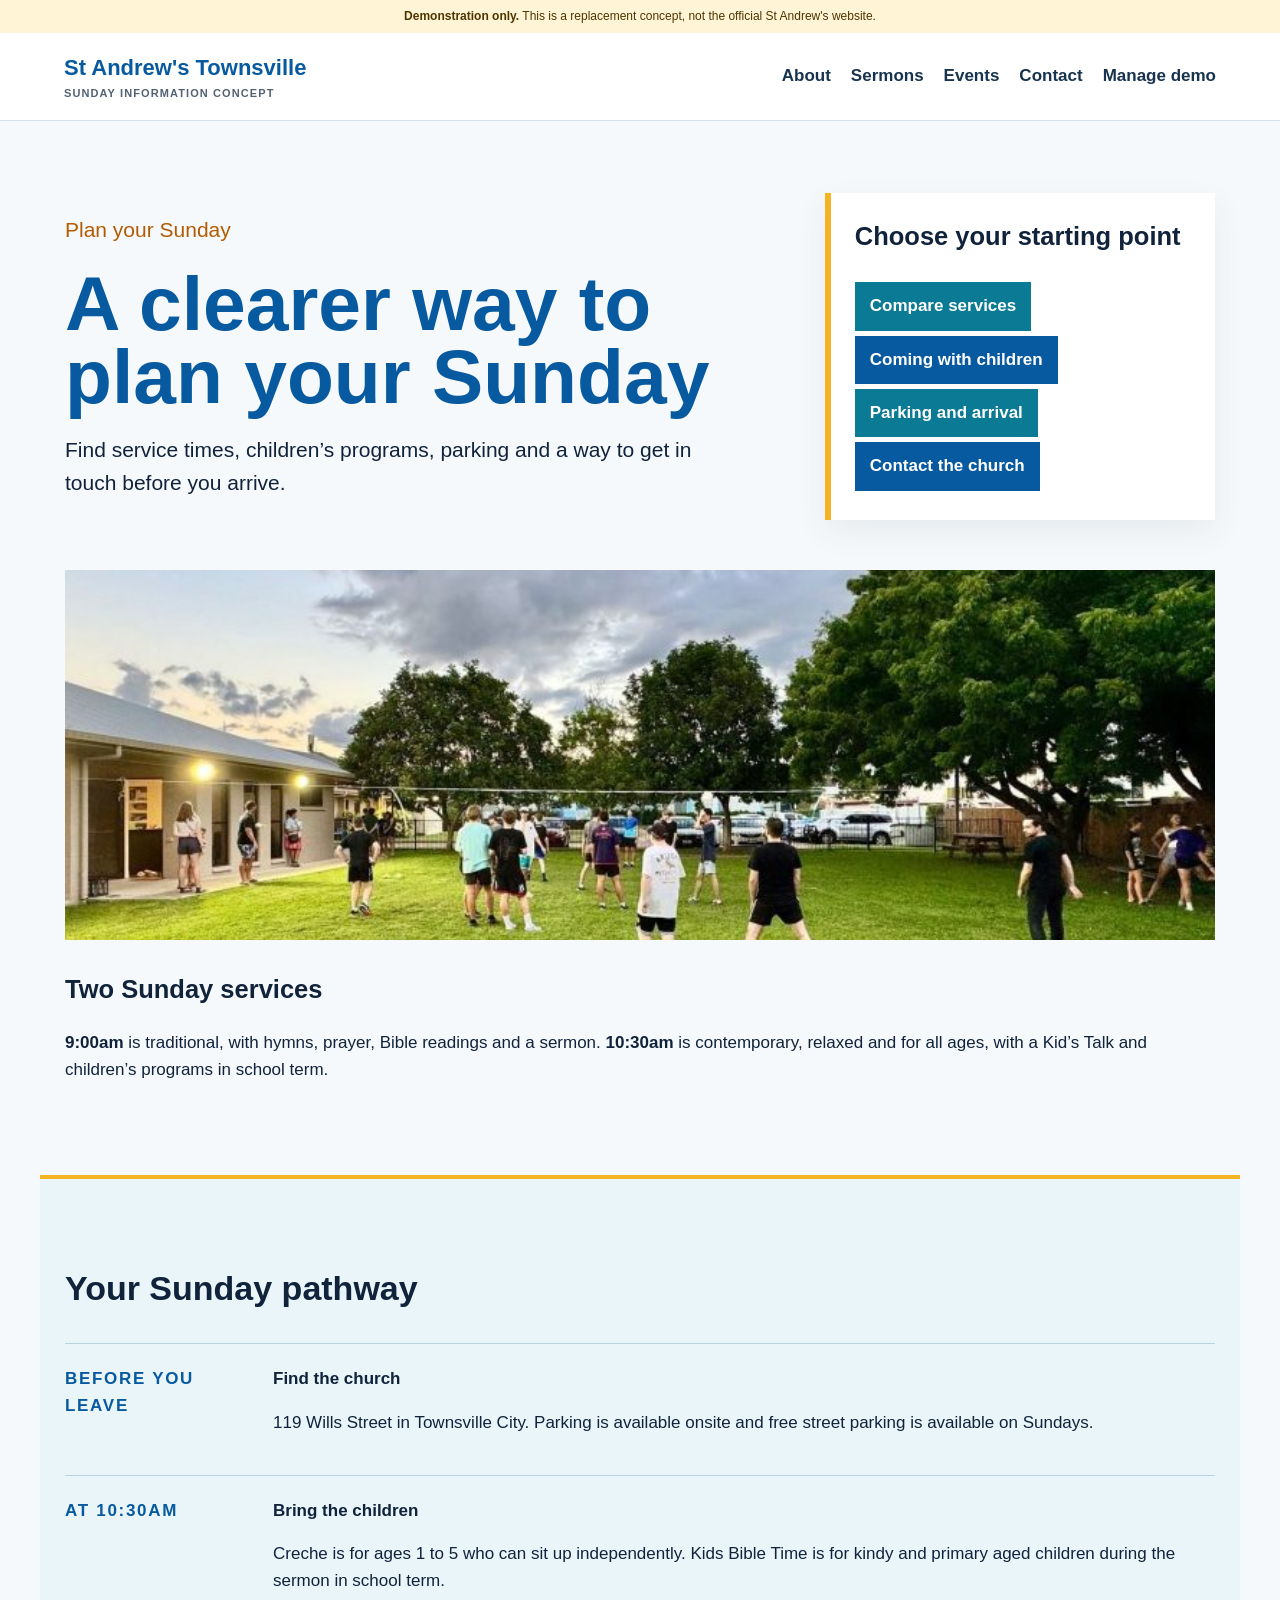
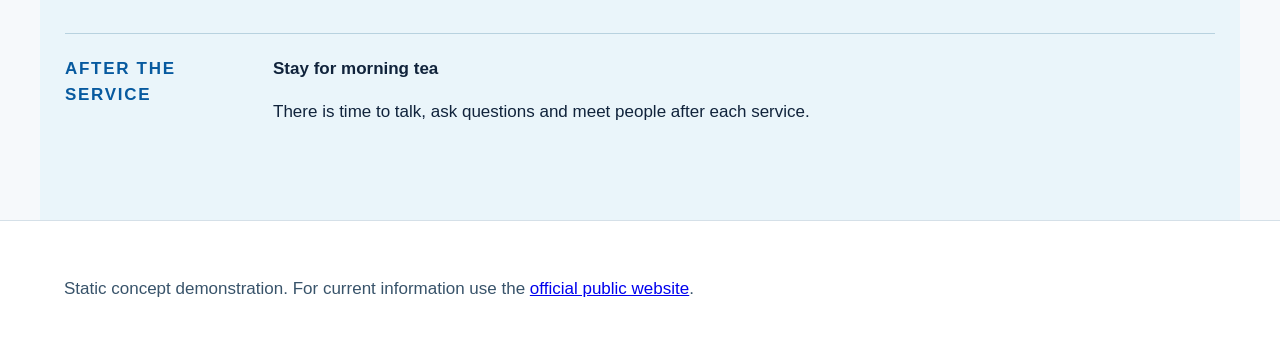
<file: index.html>
<!doctype html><html lang="en"><head><meta charset="utf-8"><meta name="viewport" content="width=device-width,initial-scale=1"><base href="./"><title>St Andrew’s Townsville | St Andrew’s modern demo</title><meta name="description" content="St Andrew’s Townsville"><meta name="robots" content="noindex,nofollow"><meta property="og:title" content="St Andrew’s Townsville | St Andrew’s modern demo"><meta property="og:description" content="St Andrew’s Townsville"><link rel="icon" href="assets/b-favicon.svg"><link rel="stylesheet" href="assets/site.css"></head><body><a class="skip" href="#content">Skip to content</a><div class="demo"><strong>Demonstration only.</strong> This is a replacement concept, not the official St Andrew's website.</div><header class="bhead"><a class="bbrand" href="index.html">St Andrew's Townsville<small>Sunday information concept</small></a><button class="bmenu" aria-controls="primary-navigation" aria-expanded="false">Menu</button><nav id="primary-navigation" class="bnav"><a href="about/index.html">About</a><a href="sermons/index.html">Sermons</a><a href="events/index.html">Events</a><a href="contact/index.html">Contact</a><a href="manage/index.html">Manage demo</a></nav></header><main id="content"><section class="mast"><div><p class="sun">Plan your Sunday</p><h1 data-headline>A clearer way to plan your Sunday</h1><p data-welcome>Find service times, children’s programs, parking and a way to get in touch before you arrive.</p></div><aside class="route"><h2>Choose your starting point</h2><a href="#services">Compare services</a><a href="#children">Coming with children</a><a href="#arrival">Parking and arrival</a><a href="contact/index.html">Contact the church</a></aside></section><section class="daylight"><img src="assets/b-gather.jpg" width="800" height="497" alt="Public church gathering image"><h2 id="services">Two Sunday services</h2><p><strong>9:00am</strong> is traditional, with hymns, prayer, Bible readings and a sermon. <strong>10:30am</strong> is contemporary, relaxed and for all ages, with a Kid’s Talk and children’s programs in school term.</p></section><section class="pathway"><h2>Your Sunday pathway</h2><div class="steps"><div class="stepno">Before you leave</div><div><strong id="arrival">Find the church</strong><p>119 Wills Street in Townsville City. Parking is available onsite and free street parking is available on Sundays.</p></div></div><div class="steps"><div class="stepno">At 10:30am</div><div><strong id="children">Bring the children</strong><p>Creche is for ages 1 to 5 who can sit up independently. Kids Bible Time is for kindy and primary aged children during the sermon in school term.</p></div></div><div class="steps"><div class="stepno">After the service</div><div><strong>Stay for morning tea</strong><p>There is time to talk, ask questions and meet people after each service.</p></div></div></section></main><footer><p>Static concept demonstration. For current information use the <a href="https://www.standrewstownsville.org.au/" target="_blank" rel="noopener">official public website</a>.</p></footer><script type="module" src="assets/app.js"></script></body></html>
</file>
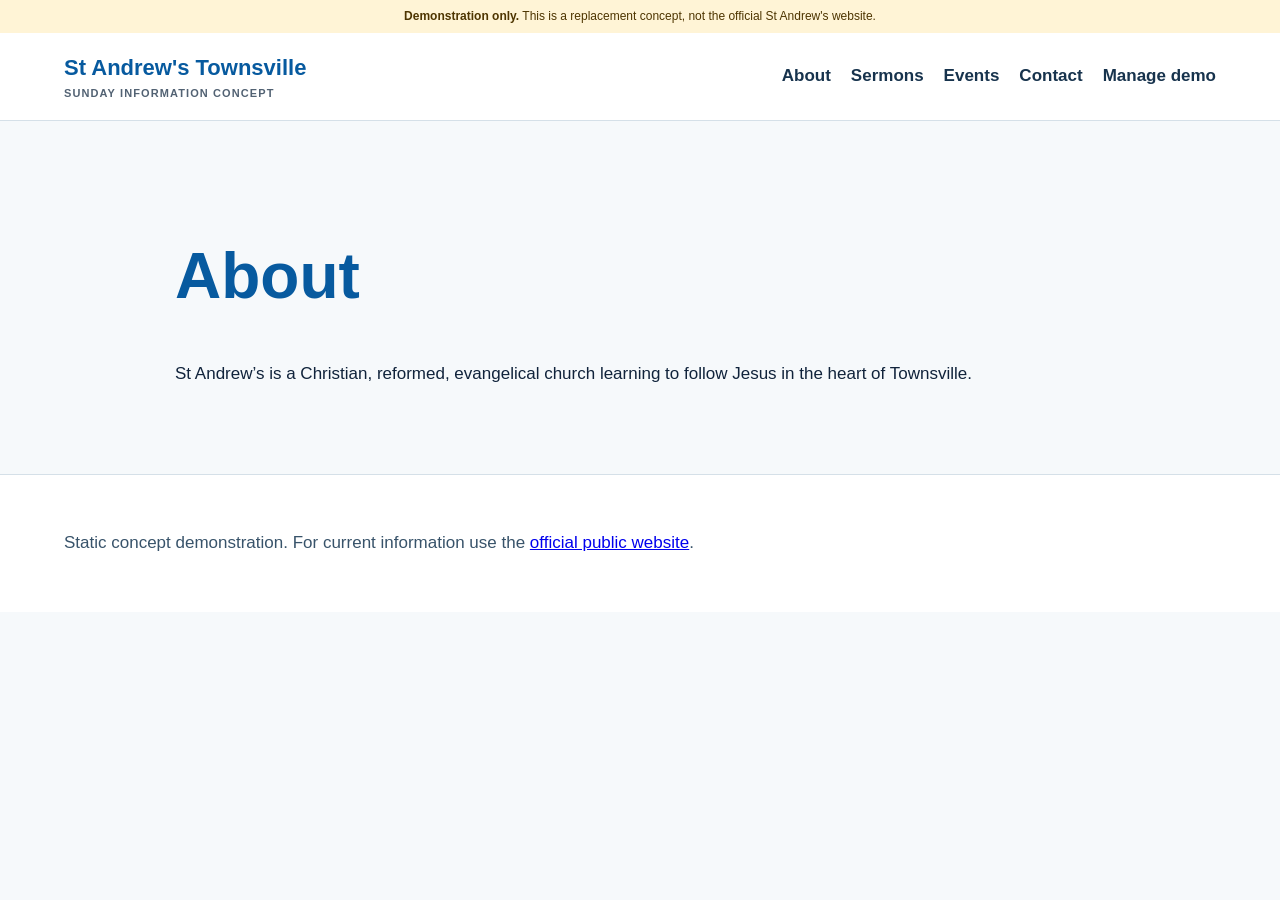
<file: about/index.html>
<!doctype html><html lang="en"><head><meta charset="utf-8"><meta name="viewport" content="width=device-width,initial-scale=1"><base href="../"><title>About | St Andrew’s modern demo</title><meta name="description" content="About"><meta name="robots" content="noindex,nofollow"><meta property="og:title" content="About | St Andrew’s modern demo"><meta property="og:description" content="About"><link rel="icon" href="assets/b-favicon.svg"><link rel="stylesheet" href="assets/site.css"></head><body><a class="skip" href="#content">Skip to content</a><div class="demo"><strong>Demonstration only.</strong> This is a replacement concept, not the official St Andrew's website.</div><header class="bhead"><a class="bbrand" href="index.html">St Andrew's Townsville<small>Sunday information concept</small></a><button class="bmenu" aria-controls="primary-navigation" aria-expanded="false">Menu</button><nav id="primary-navigation" class="bnav"><a href="about/index.html">About</a><a href="sermons/index.html">Sermons</a><a href="events/index.html">Events</a><a href="contact/index.html">Contact</a><a href="manage/index.html">Manage demo</a></nav></header><main id="content"><section class="page"><h1>About</h1><p>St Andrew’s is a Christian, reformed, evangelical church learning to follow Jesus in the heart of Townsville.</p></section></main><footer><p>Static concept demonstration. For current information use the <a href="https://www.standrewstownsville.org.au/" target="_blank" rel="noopener">official public website</a>.</p></footer><script type="module" src="assets/app.js"></script></body></html>
</file>
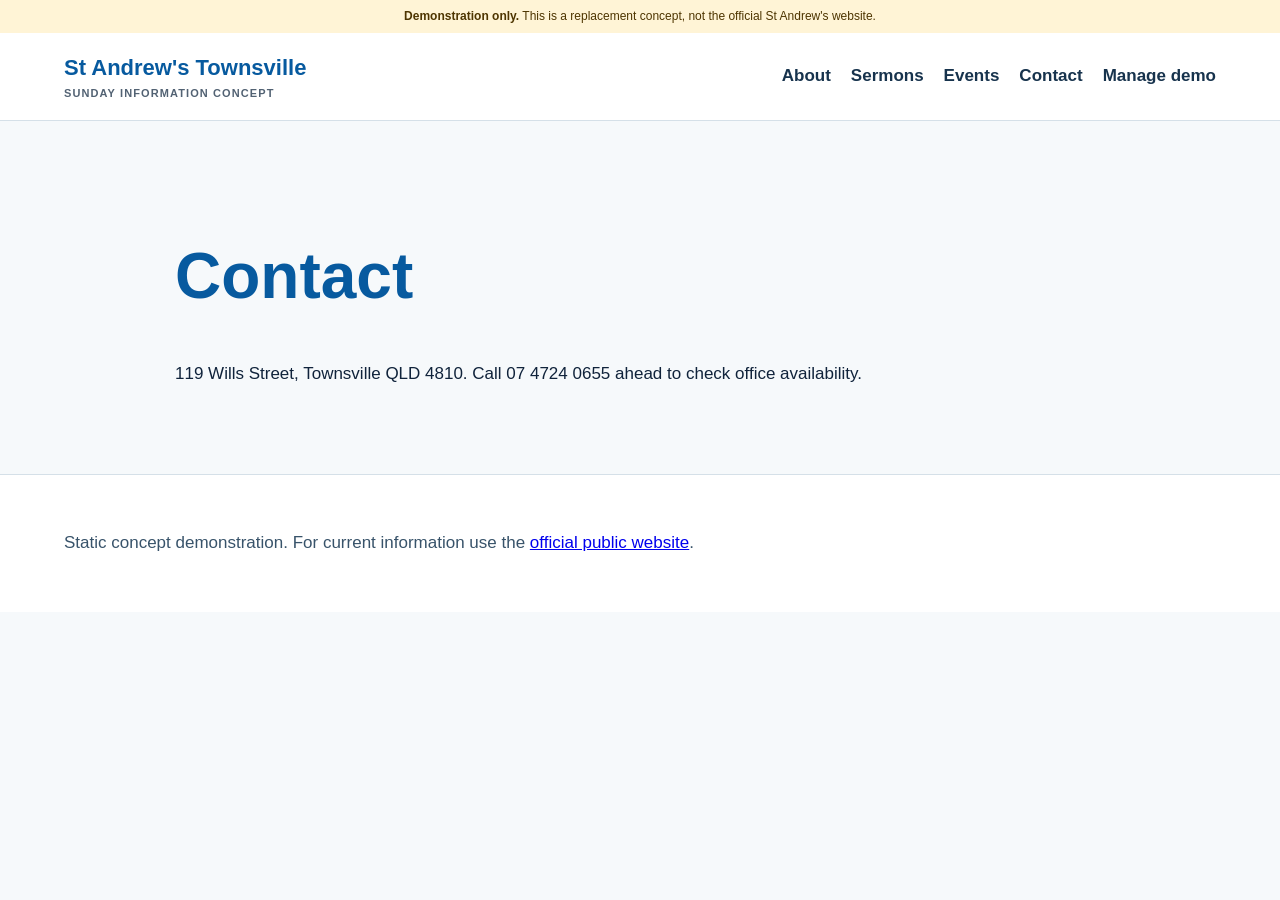
<file: contact/index.html>
<!doctype html><html lang="en"><head><meta charset="utf-8"><meta name="viewport" content="width=device-width,initial-scale=1"><base href="../"><title>Contact | St Andrew’s modern demo</title><meta name="description" content="Contact"><meta name="robots" content="noindex,nofollow"><meta property="og:title" content="Contact | St Andrew’s modern demo"><meta property="og:description" content="Contact"><link rel="icon" href="assets/b-favicon.svg"><link rel="stylesheet" href="assets/site.css"></head><body><a class="skip" href="#content">Skip to content</a><div class="demo"><strong>Demonstration only.</strong> This is a replacement concept, not the official St Andrew's website.</div><header class="bhead"><a class="bbrand" href="index.html">St Andrew's Townsville<small>Sunday information concept</small></a><button class="bmenu" aria-controls="primary-navigation" aria-expanded="false">Menu</button><nav id="primary-navigation" class="bnav"><a href="about/index.html">About</a><a href="sermons/index.html">Sermons</a><a href="events/index.html">Events</a><a href="contact/index.html">Contact</a><a href="manage/index.html">Manage demo</a></nav></header><main id="content"><section class="page"><h1>Contact</h1><p>119 Wills Street, Townsville QLD 4810. Call 07 4724 0655 ahead to check office availability.</p></section></main><footer><p>Static concept demonstration. For current information use the <a href="https://www.standrewstownsville.org.au/" target="_blank" rel="noopener">official public website</a>.</p></footer><script type="module" src="assets/app.js"></script></body></html>
</file>
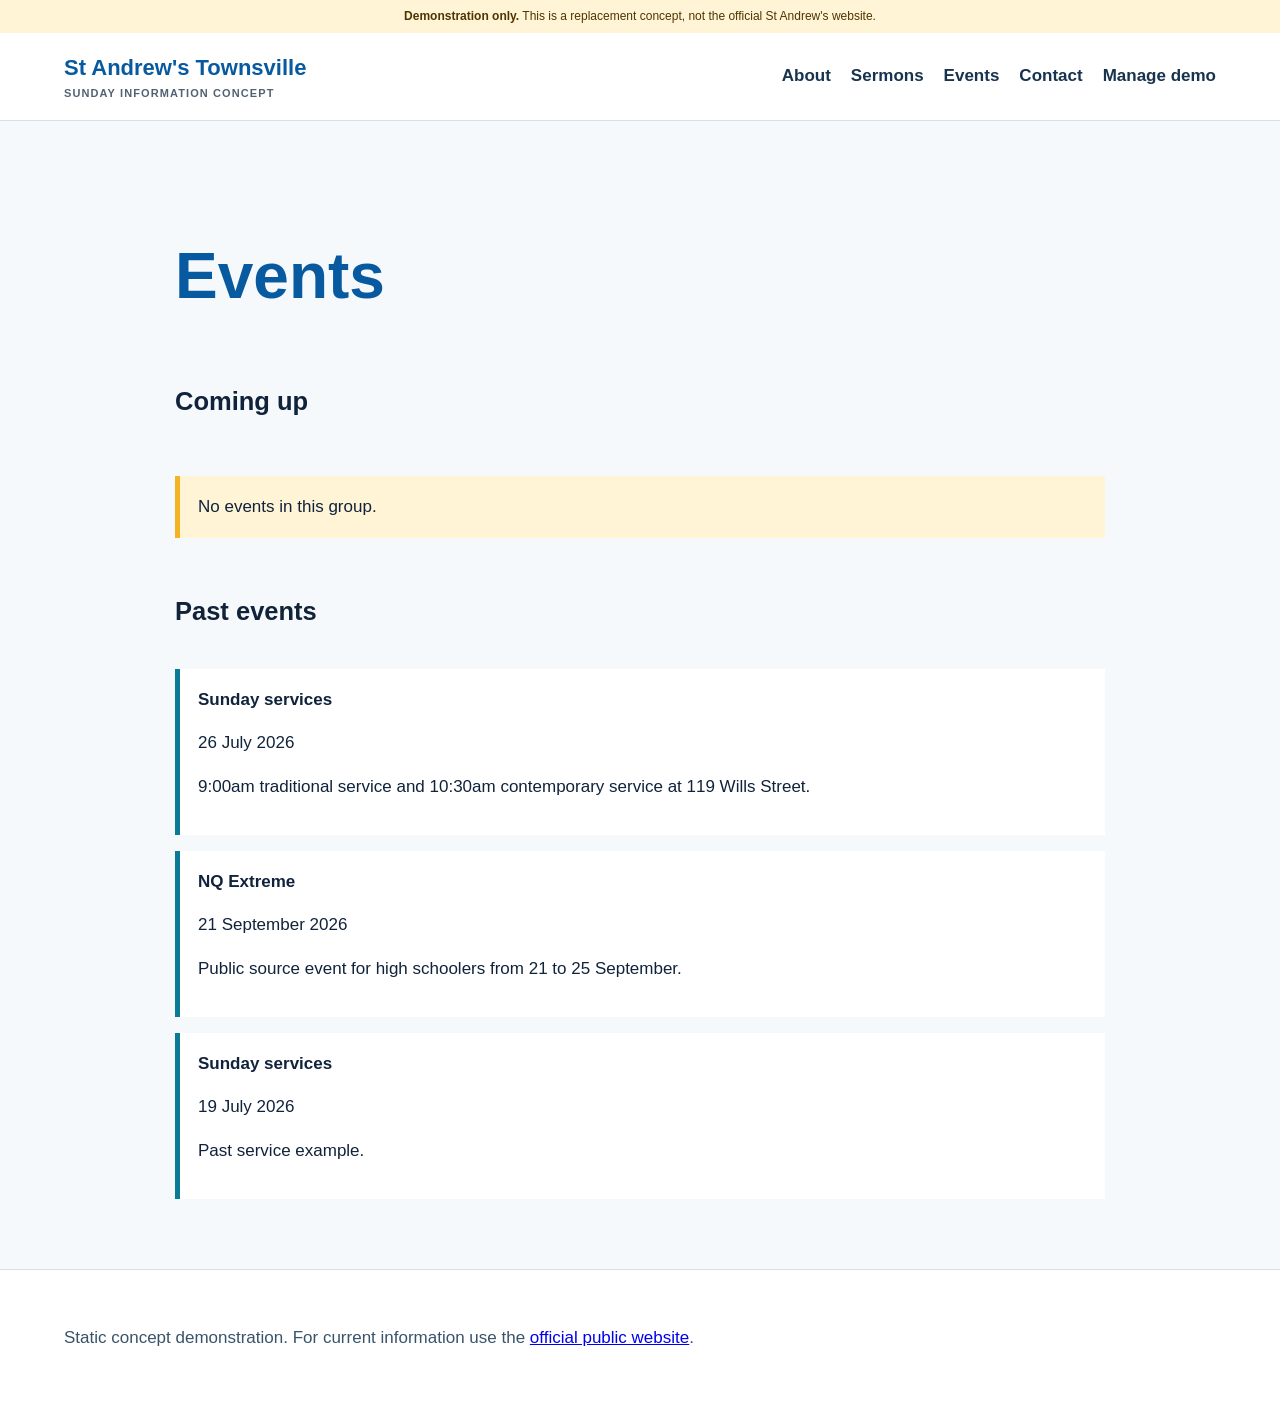
<file: events/index.html>
<!doctype html><html lang="en"><head><meta charset="utf-8"><meta name="viewport" content="width=device-width,initial-scale=1"><base href="../"><title>Events | St Andrew’s modern demo</title><meta name="description" content="Events"><meta name="robots" content="noindex,nofollow"><meta property="og:title" content="Events | St Andrew’s modern demo"><meta property="og:description" content="Events"><link rel="icon" href="assets/b-favicon.svg"><link rel="stylesheet" href="assets/site.css"></head><body><a class="skip" href="#content">Skip to content</a><div class="demo"><strong>Demonstration only.</strong> This is a replacement concept, not the official St Andrew's website.</div><header class="bhead"><a class="bbrand" href="index.html">St Andrew's Townsville<small>Sunday information concept</small></a><button class="bmenu" aria-controls="primary-navigation" aria-expanded="false">Menu</button><nav id="primary-navigation" class="bnav"><a href="about/index.html">About</a><a href="sermons/index.html">Sermons</a><a href="events/index.html">Events</a><a href="contact/index.html">Contact</a><a href="manage/index.html">Manage demo</a></nav></header><main id="content"><section class="page"><h1>Events</h1><div class="list" data-events aria-live="polite"></div></section></main><footer><p>Static concept demonstration. For current information use the <a href="https://www.standrewstownsville.org.au/" target="_blank" rel="noopener">official public website</a>.</p></footer><script type="module" src="assets/app.js"></script></body></html>
</file>
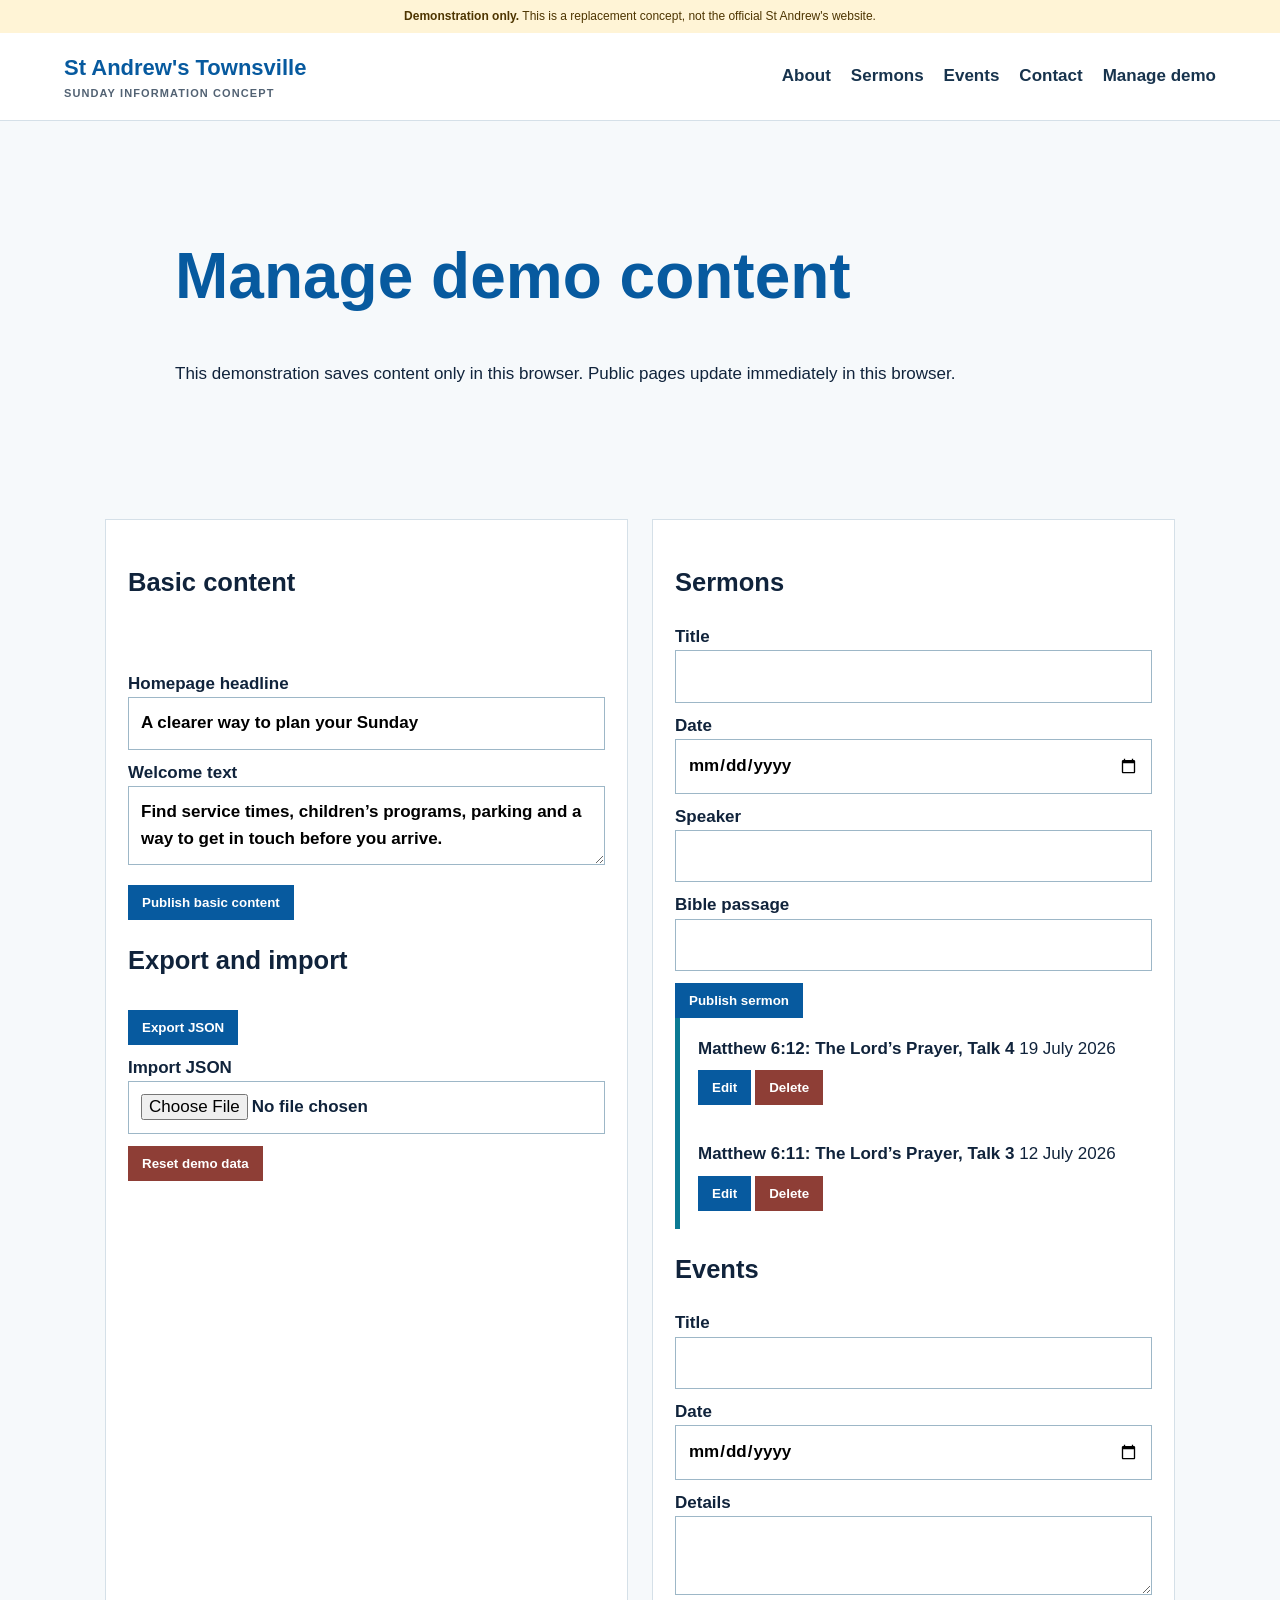
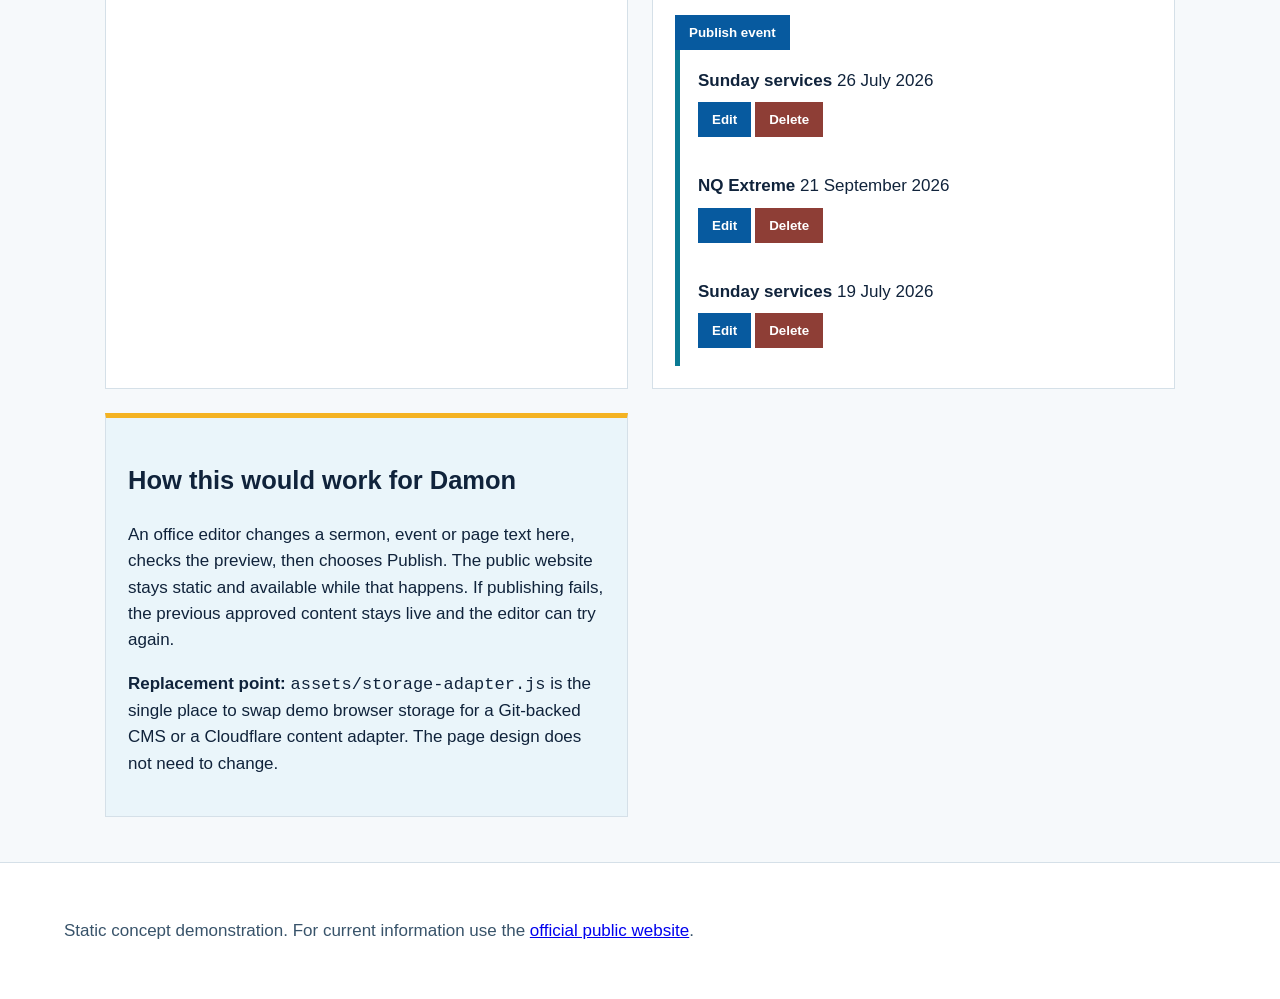
<file: manage/index.html>
<!doctype html><html lang="en"><head><meta charset="utf-8"><meta name="viewport" content="width=device-width,initial-scale=1"><base href="../"><title>Manage demo | St Andrew’s modern demo</title><meta name="description" content="Manage demo"><meta name="robots" content="noindex,nofollow"><meta property="og:title" content="Manage demo | St Andrew’s modern demo"><meta property="og:description" content="Manage demo"><link rel="icon" href="assets/b-favicon.svg"><link rel="stylesheet" href="assets/site.css"></head><body><a class="skip" href="#content">Skip to content</a><div class="demo"><strong>Demonstration only.</strong> This is a replacement concept, not the official St Andrew's website.</div><header class="bhead"><a class="bbrand" href="index.html">St Andrew's Townsville<small>Sunday information concept</small></a><button class="bmenu" aria-controls="primary-navigation" aria-expanded="false">Menu</button><nav id="primary-navigation" class="bnav"><a href="about/index.html">About</a><a href="sermons/index.html">Sermons</a><a href="events/index.html">Events</a><a href="contact/index.html">Contact</a><a href="manage/index.html">Manage demo</a></nav></header><main id="content"><section class="page"><h1>Manage demo content</h1><p>This demonstration saves content only in this browser. Public pages update immediately in this browser.</p></section><section class="editor" data-editor><section><h2>Basic content</h2><p class="status" data-status aria-live="polite"></p><label>Homepage headline<input data-site="headline"></label><label>Welcome text<textarea data-site="welcome"></textarea></label><button data-save-site>Publish basic content</button><h2>Export and import</h2><button data-export>Export JSON</button><label>Import JSON<input type="file" accept="application/json" data-import></label><button class="danger" data-reset>Reset demo data</button></section><section><h2>Sermons</h2><input type="hidden" data-sermon="id"><label>Title<input data-sermon="title"></label><label>Date<input type="date" data-sermon="date"></label><label>Speaker<input data-sermon="speaker"></label><label>Bible passage<input data-sermon="passage"></label><button data-save-sermon>Publish sermon</button><div data-sermon-list></div><h2>Events</h2><input type="hidden" data-event="id"><label>Title<input data-event="title"></label><label>Date<input type="date" data-event="date"></label><label>Details<textarea data-event="detail"></textarea></label><button data-save-event>Publish event</button><div data-event-list></div></section><section class="adapter"><h2>How this would work for Damon</h2><p>An office editor changes a sermon, event or page text here, checks the preview, then chooses Publish. The public website stays static and available while that happens. If publishing fails, the previous approved content stays live and the editor can try again.</p><p><strong>Replacement point:</strong> <code>assets/storage-adapter.js</code> is the single place to swap demo browser storage for a Git-backed CMS or a Cloudflare content adapter. The page design does not need to change.</p></section></section></main><footer><p>Static concept demonstration. For current information use the <a href="https://www.standrewstownsville.org.au/" target="_blank" rel="noopener">official public website</a>.</p></footer><script type="module" src="assets/app.js"></script></body></html>
</file>
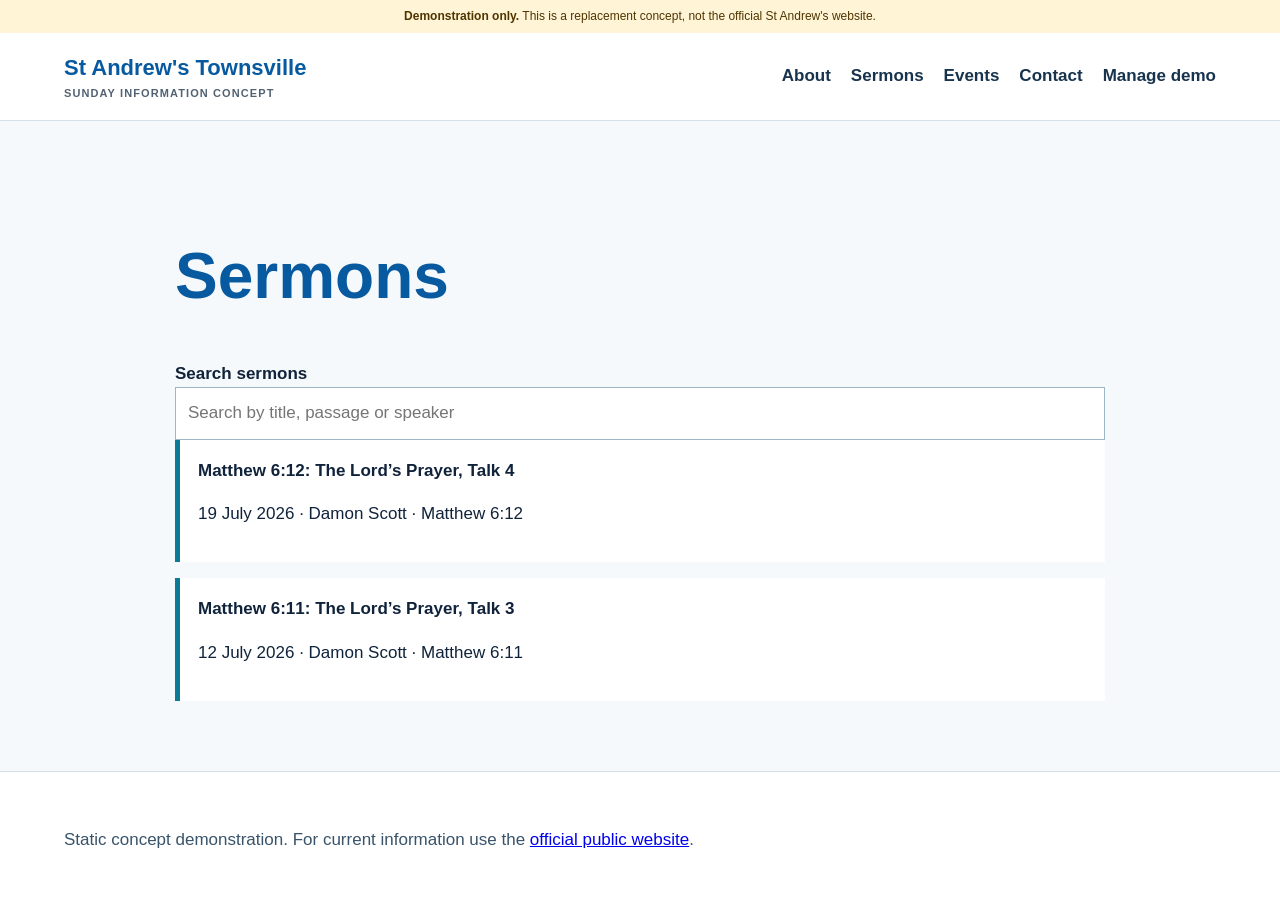
<file: sermons/index.html>
<!doctype html><html lang="en"><head><meta charset="utf-8"><meta name="viewport" content="width=device-width,initial-scale=1"><base href="../"><title>Sermons | St Andrew’s modern demo</title><meta name="description" content="Sermons"><meta name="robots" content="noindex,nofollow"><meta property="og:title" content="Sermons | St Andrew’s modern demo"><meta property="og:description" content="Sermons"><link rel="icon" href="assets/b-favicon.svg"><link rel="stylesheet" href="assets/site.css"></head><body><a class="skip" href="#content">Skip to content</a><div class="demo"><strong>Demonstration only.</strong> This is a replacement concept, not the official St Andrew's website.</div><header class="bhead"><a class="bbrand" href="index.html">St Andrew's Townsville<small>Sunday information concept</small></a><button class="bmenu" aria-controls="primary-navigation" aria-expanded="false">Menu</button><nav id="primary-navigation" class="bnav"><a href="about/index.html">About</a><a href="sermons/index.html">Sermons</a><a href="events/index.html">Events</a><a href="contact/index.html">Contact</a><a href="manage/index.html">Manage demo</a></nav></header><main id="content"><section class="page"><h1>Sermons</h1><label class="filter-label" for="search">Search sermons</label><input id="search" class="filter" data-filter placeholder="Search by title, passage or speaker"><div class="list" data-sermons aria-live="polite"></div></section></main><footer><p>Static concept demonstration. For current information use the <a href="https://www.standrewstownsville.org.au/" target="_blank" rel="noopener">official public website</a>.</p></footer><script type="module" src="assets/app.js"></script></body></html>
</file>
<file: assets/site.css>
*{box-sizing:border-box}body{margin:0;background:#f6f9fb;color:#10233b;font:17px/1.55 Arial,Helvetica,sans-serif}.skip{position:absolute;left:-9999px;top:8px;background:#fff;color:#073d70;padding:10px;z-index:99}.skip:focus{left:8px}.demo{font-size:12px;text-align:center;background:#fff4d6;color:#4e3500;padding:7px}.bhead{background:#fff;border-bottom:1px solid #d5e0e8;padding:18px max(5vw,20px);display:flex;align-items:center;gap:22px}.bbrand{font-weight:800;color:#075a9f;text-decoration:none;font-size:22px}.bbrand small{display:block;font-size:11px;letter-spacing:.1em;text-transform:uppercase;color:#526273}.bnav{margin-left:auto;display:flex;gap:20px}.bnav a{color:#17334d;font-weight:bold;text-decoration:none}.bmenu{display:none;background:#075a9f;color:#fff;border:2px solid #075a9f;border-radius:2px;padding:9px 13px;font:700 14px/1 Arial,Helvetica,sans-serif;letter-spacing:.04em}.bmenu:focus-visible{outline:3px solid #f4b322;outline-offset:3px}.bmenu:hover{background:#064b84;border-color:#064b84}.sun{color:#b35b00}.mast{max-width:1200px;margin:auto;padding:72px 25px 35px;display:grid;grid-template-columns:1.3fr .7fr;gap:35px}.mast h1{font-size:clamp(2.8rem,6vw,5.7rem);line-height:.95;margin:.1em 0;color:#075a9f}.mast p{font-size:21px;max-width:670px}.route{border-left:6px solid #f4b322;background:#fff;padding:24px;box-shadow:0 12px 30px #19334d12}.route h2{margin-top:0}.route a,.button{display:inline-block;background:#075a9f;color:#fff;text-decoration:none;padding:11px 15px;font-weight:bold;margin:5px 4px 0 0}.route a:nth-child(even){background:#0b7a94}.daylight{max-width:1200px;margin:auto;padding:15px 25px 75px}.daylight img{width:100%;height:370px;object-fit:cover}.pathway{max-width:1200px;margin:0 auto;padding:55px 25px;background:#eaf5fa;border-top:4px solid #f4b322}.pathway h2{font-size:34px}.steps{display:grid;grid-template-columns:180px 1fr;gap:28px;border-top:1px solid #b8d2df;padding:22px 0}.stepno{font-weight:bold;color:#075a9f;text-transform:uppercase;letter-spacing:.1em}.page{max-width:980px;margin:auto;padding:70px 25px}.page h1{font-size:clamp(2.5rem,5vw,4.4rem);line-height:1;color:#075a9f}.list{display:grid;gap:16px}.item{background:#fff;border-left:5px solid #0b7a94;padding:18px}.filter,input,textarea{width:100%;padding:12px;border:1px solid #9db7c7;font:inherit;background:#fff}.filter-label{font-weight:bold}.empty{background:#fff4d6;padding:18px;border-left:5px solid #f4b322}.editor{max-width:1120px;margin:auto;padding:45px 25px;display:grid;grid-template-columns:1fr 1fr;gap:24px}.editor section{background:#fff;padding:22px;border:1px solid #d5e0e8}.editor label{display:block;font-weight:bold;margin:10px 0 4px}.editor button{padding:10px 14px;background:#075a9f;color:#fff;border:0;font-weight:bold;margin:8px 4px 0 0}.editor .danger{background:#8e3e36}.status{min-height:30px;font-weight:bold}.adapter{background:#eaf5fa!important;border-top:5px solid #f4b322!important}footer{background:#fff;border-top:1px solid #d5e0e8;padding:38px max(5vw,20px);color:#38536a}@media(max-width:750px){.bmenu{display:block;margin-left:auto}.bnav{display:none}.bnav.open{display:flex;position:absolute;top:98px;left:0;right:0;z-index:5;background:#fff;padding:20px;flex-direction:column}.mast{grid-template-columns:1fr;padding-top:45px}.daylight img{height:280px}.steps{grid-template-columns:1fr}.editor{grid-template-columns:1fr}}
</file>
